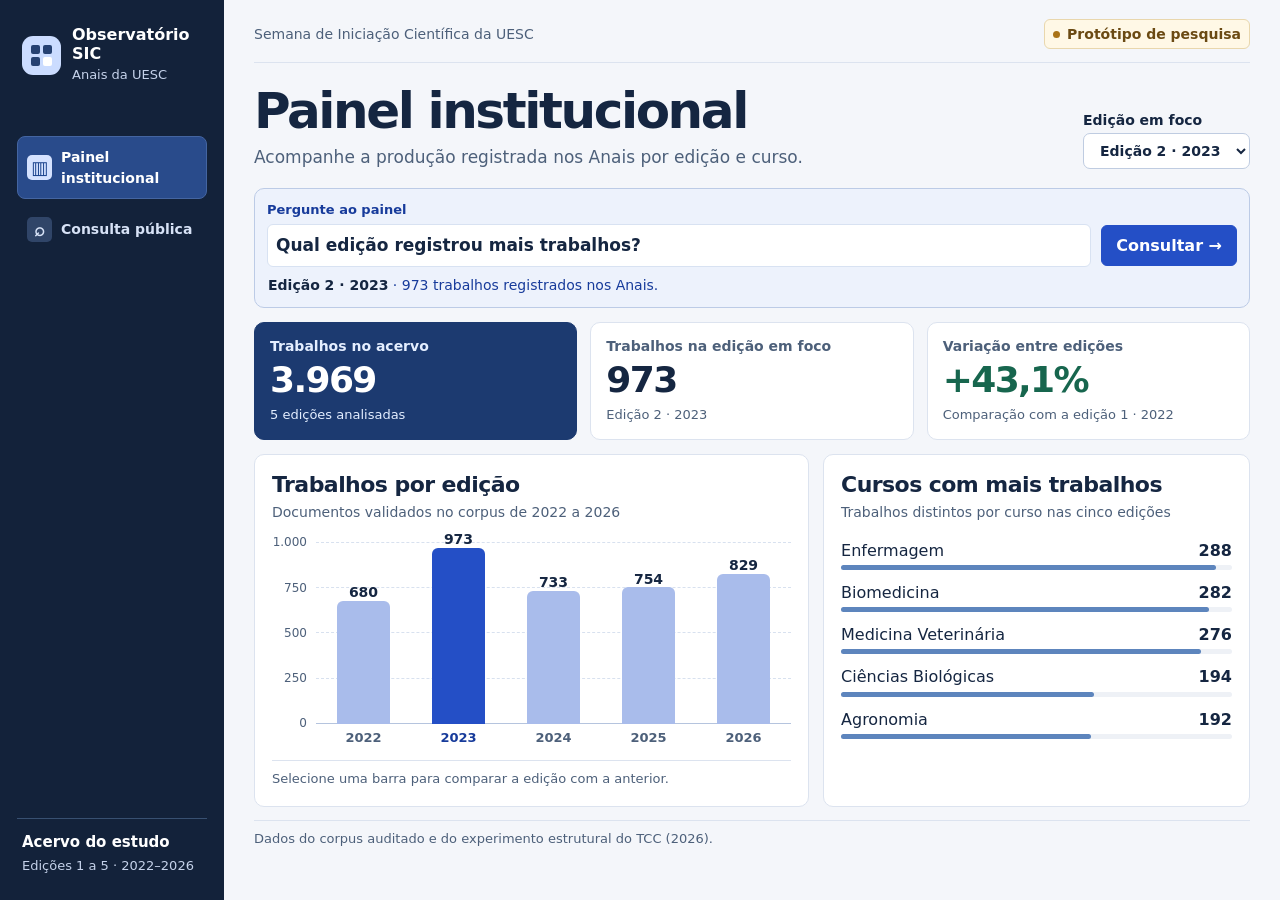
<file: docs/prototipos/observatorio_sic_uesc.html>
<!doctype html>
<html lang="pt-BR">
<head>
  <meta charset="utf-8">
  <meta name="viewport" content="width=device-width, initial-scale=1">
  <title>Observatório SIC/UESC</title>
  <style>
    :root {
      color-scheme: light;
      --ink: #152641;
      --muted: #4d607a;
      --nav: #13223a;
      --paper: #f4f6fa;
      --white: #fff;
      --blue: #244fc6;
      --blue-dark: #173b9b;
      --light-blue: #ebf1ff;
      --border: #dce3ef;
      --teal: #17664e;
      --teal-light: #e8f5ee;
      font: 16px/1.45 "Segoe UI", system-ui, sans-serif;
    }
    *, *::before, *::after { box-sizing: border-box; }
    body { margin: 0; background: var(--paper); color: var(--ink); }
    h1, h2, p, dl, dt, dd, ol, ul { margin: 0; }
    a { color: inherit; }
    [hidden] { display: none !important; }
    button, input, select { font: inherit; }
    button, select { cursor: pointer; }
    :focus-visible { outline: 3px solid #548bfd; outline-offset: 3px; }
    h1 { font-size: clamp(32px, 4.1vw, 50px); line-height: 1.05; font-weight: 750; letter-spacing: -.048em; }
    h2 { font-size: 22px; line-height: 1.18; letter-spacing: -.025em; }
    .shell { display: grid; grid-template-columns: 224px minmax(0,1fr); min-height: 100vh; }
    .rail { display: flex; flex-direction: column; background: var(--nav); color: #fff; padding: 24px 17px 23px; }
    .brand { display: flex; gap: 11px; align-items: center; padding: 1px 5px; }
    .brand-icon { background: #cbdcff; border-radius: 11px; width: 39px; height: 39px; display: grid; grid-template-columns: 1fr 1fr; grid-template-rows: 1fr 1fr; gap: 3px; padding: 9px; flex: 0 0 auto; }
    .brand-icon span { background: #254172; border-radius: 2px; }
    .brand-icon span:last-child { background: #fff; }
    .brand strong { display: block; font-size: 16px; line-height: 1.2; font-weight: 750; }
    .brand small { display: block; margin-top: 3px; color: #c5d2ea; font-size: 13px; }
    .nav { display: grid; gap: 7px; margin-top: 50px; }
    .nav a { color: #d7e2f6; text-decoration: none; font-weight: 600; font-size: 14px; display: flex; align-items: center; gap: 9px; padding: 10px 9px; border: 1px solid transparent; border-radius: 8px; }
    .nav a:hover { background: #233956; }
    .nav a[aria-current="page"] { color: #fff; background: #294b8b; border-color: #4465a1; }
    .nav .nav-icon { display: inline-grid; width: 25px; height: 25px; place-items: center; font-size: 18px; font-weight: 650; border-radius: 5px; background: #304568; flex: 0 0 auto; }
    .nav a[aria-current="page"] .nav-icon { background: #d5e2ff; color: #1b438d; }
    .rail-context { margin-top: auto; border-top: 1px solid #385071; padding: 13px 5px 1px; color: #c5d2ea; font-size: 13px; }
    .rail-context strong { display: block; font-size: 15px; color: #fff; margin-bottom: 3px; }
    .workspace { padding: 19px 30px 18px; max-width: 1460px; width: 100%; margin-inline: auto; }
    .masthead { display: flex; justify-content: space-between; align-items: center; gap: 12px; padding-bottom: 13px; border-bottom: 1px solid var(--border); color: var(--muted); font-size: 14px; }
    .prototype-tag { display: inline-flex; align-items: center; gap: 7px; padding: 4px 8px; border: 1px solid #e9d7ad; background: #fff8e6; color: #6b4a13; border-radius: 6px; font-weight: 650; white-space: nowrap; }
    .prototype-tag::before { content: ""; width: 7px; height: 7px; border-radius: 50%; background: #aa7317; }
    .intro { display: flex; justify-content: space-between; align-items: flex-end; gap: 18px; margin-block: 22px 19px; }
    .intro p { color: var(--muted); margin-top: 7px; font-size: 17px; }
    .field { display: grid; gap: 3px; font-size: 14px; font-weight: 700; }
    select { color: var(--ink); border: 1px solid #bfcce1; border-radius: 7px; background: var(--white); padding: 8px 12px; min-width: 153px; }
    .metrics { display: grid; grid-template-columns: repeat(3, minmax(0,1fr)); gap: 13px; margin-bottom: 14px; }
    .metric { padding: 13px 15px; background: var(--white); border: 1px solid var(--border); border-radius: 10px; }
    .metric dt { font-size: 14px; color: var(--muted); font-weight: 650; }
    .metric dd { font-size: 36px; line-height: 1.08; font-weight: 760; letter-spacing: -.045em; font-variant-numeric: tabular-nums; margin: 4px 0 3px; }
    .metric small { font-size: 13px; color: var(--muted); }
    .metric:first-child { color: #fff; background: #1c3a70; border-color: #1c3a70; }
    .metric:first-child dt, .metric:first-child small { color: #e4eeff; }
    .metric .positive { color: var(--teal); }
    .metric .negative { color: #9b3d30; }
    .dashboard-grid { display: grid; grid-template-columns: 1.3fr minmax(0,1fr); gap: 14px; }
    .card { min-width: 0; background: var(--white); border: 1px solid var(--border); border-radius: 10px; padding: 17px; }
    .card-sub { color: var(--muted); font-size: 14px; margin-top: 4px; }
    .chart { --plot-height: 181px; position: relative; margin-top: 21px; display: grid; grid-template-columns: 44px minmax(0,1fr); }
    .axis { position: relative; height: var(--plot-height); color: var(--muted); font-size: 12px; font-variant-numeric: tabular-nums; }
    .axis span { position: absolute; right: 9px; bottom: calc(var(--tick) * 1%); transform: translateY(50%); }
    .plot { min-width: 0; position: relative; }
    .gridlines { position: absolute; width: 100%; height: var(--plot-height); pointer-events: none; }
    .gridlines span { border-top: 1px dashed #d8e1ef; position: absolute; bottom: calc(var(--tick) * 1%); width: 100%; }
    .gridlines span:first-child { border-top-style: solid; border-color: #b5c4de; }
    .bar-columns { position: relative; display: grid; grid-template-columns: repeat(5,minmax(0,1fr)); }
    .column { display: grid; grid-template-rows: var(--plot-height) auto; min-width: 0; text-align: center; padding: 0; background: transparent; border: 0; color: var(--ink); }
    .column .bar { align-self: end; justify-self: center; width: clamp(21px, 4.2vw, 55px); height: calc(var(--value) * 0.1%); background: #a9bceb; border-radius: 6px 6px 0 0; position: relative; }
    .column .bar strong { position: absolute; bottom: calc(100% + 1px); width: 100%; left: 0; font-size: 14px; line-height: 1.05; }
    .column .year { color: var(--muted); font-size: 13px; font-weight: 650; margin-top: 5px; }
    .column[aria-pressed="true"] .bar { background: var(--blue); }
    .column[aria-pressed="true"] .year { color: var(--blue-dark); }
    .column:hover .bar { background: #6185e0; }
    .chart-note { border-top: 1px solid var(--border); margin-top: 12px; padding-top: 9px; font-size: 13px; color: var(--muted); }
    .chart-note strong { color: var(--ink); }
    .course-list { list-style: none; padding: 0; display: grid; gap: 11px; margin-top: 17px; }
    .course-list li { display: grid; grid-template-columns: minmax(0,1fr) 39px; gap: 3px 9px; align-items: center; }
    .course-list strong { text-align: right; font-variant-numeric: tabular-nums; }
    .course-list .microtrack { height: 5px; grid-column: 1/-1; background: #eef1f6; border-radius: 5px; }
    .microtrack i { display: block; height: 5px; border-radius: 5px; width: calc(var(--value) / 3 * 1%); background: #5d85bd; }
    .footer { margin-top: 13px; border-top: 1px solid var(--border); padding-top: 9px; color: var(--muted); font-size: 13px; }
    .search { padding: 12px; background: var(--white); border: 1px solid #bccbe6; border-radius: 10px; }
    .panel-search { margin-bottom: 14px; background: #edf2fc; }
    .panel-search label { font-size: 15px; }
    .panel-reply { color: var(--blue-dark); font-size: 14px; margin: 8px 1px 0; }
    .panel-reply strong { color: var(--ink); }
    .search label { display: block; font-size: 13px; font-weight: 700; color: var(--blue-dark); }
    .search-row { display: grid; grid-template-columns: minmax(0,1fr) auto; align-items: center; gap: 10px; margin-top: 4px; }
    .search input { width: 100%; font-weight: 550; color: var(--ink); font-size: 17px; padding: 8px; border: 1px solid #d8e2f2; border-radius: 6px; }
    .primary { padding: 8px 14px; background: var(--blue); color: #fff; border: 1px solid var(--blue); border-radius: 6px; font-weight: 700; }
    .primary:hover { background: var(--blue-dark); }
    .examples { display: flex; align-items: center; flex-wrap: wrap; gap: 6px; margin: 9px 0 13px; color: var(--muted); font-size: 13px; }
    .example { padding: 4px 8px; border-radius: 5px; border: 1px solid #cedaf2; color: var(--blue-dark); background: #fff; font-size: 13px; font-weight: 650; }
    .example[aria-pressed="true"], .example:hover { background: var(--light-blue); }
    .answer-grid { display: grid; grid-template-columns: 1.19fr minmax(0,1fr); gap: 14px; align-items: stretch; }
    .panel-title { display: flex; align-items: center; justify-content: space-between; gap: 7px; }
    .label { display: inline-flex; padding: 3px 6px; font-size: 12px; line-height: 1.4; font-weight: 700; border-radius: 5px; color: var(--teal); background: var(--teal-light); }
    .answer-lead { margin-top: 11px; font-size: 16px; color: var(--muted); }
    .result-list { margin-top: 9px; list-style: none; padding: 0; }
    .result-list li { display: grid; grid-template-columns: minmax(0,1fr) auto; align-items: center; padding: 8px 0; gap: 8px; }
    .result-list li + li { border-top: 1px solid var(--border); }
    .result-list strong { display: block; font-size: 15px; line-height: 1.2; }
    .result-list small, .source-option small { display: block; color: var(--muted); margin-top: 2px; font-size: 13px; }
    .citation { display: inline-grid; place-items: center; min-width: 29px; min-height: 25px; padding: 2px 4px; border-radius: 5px; background: var(--light-blue); border: 1px solid #c7d6fa; color: var(--blue-dark); font-size: 12px; font-weight: 750; }
    button.citation:hover { background: #d9e6ff; }
    .route { background: #f1f5fd; color: var(--muted); padding: 8px 10px; border-radius: 6px; font-size: 13px; margin-top: 8px; }
    .route strong { color: var(--ink); }
    .route-flow { display: flex; align-items: center; flex-wrap: wrap; gap: 5px; margin-top: 5px; }
    .route-flow span:not(.route-arrow) { color: var(--blue-dark); padding: 2px 6px; font-weight: 650; border: 1px solid #c4d3f2; border-radius: 4px; background: #fff; }
    .source-options { display: grid; gap: 5px; margin-top: 9px; }
    .source-option { width: 100%; display: grid; grid-template-columns: 29px minmax(0,1fr); gap: 7px; text-align: left; align-items: start; border: 1px solid var(--border); border-radius: 6px; color: var(--ink); background: #fff; padding: 6px 7px; font-size: 14px; line-height: 1.25; }
    .source-option[aria-pressed="true"] { background: var(--light-blue); border-color: #97afe7; }
    .source-option[aria-pressed="true"] .citation { background: var(--blue); color: #fff; border-color: var(--blue); }
    .source-detail { border-top: 1px solid var(--border); padding-top: 7px; margin-top: 9px; display: grid; grid-template-columns: 1fr auto; gap: 4px 10px; font-size: 13px; }
    .source-detail dt { color: var(--muted); }
    .source-detail dd { font-weight: 650; }
    .feedback { padding: 7px 10px; border-radius: 6px; background: #fff4d8; color: #664617; font-size: 14px; margin: 0 0 10px; }
    @media (min-width: 1480px) { .workspace { padding-inline: 38px; } }
    @media (max-width: 930px) {
      .shell { grid-template-columns: 172px minmax(0,1fr); }
      .rail { padding-inline: 11px; }
      .workspace { padding-inline: 16px; }
      .dashboard-grid, .answer-grid { grid-template-columns: 1fr; }
    }
    @media (max-width: 650px) {
      .shell { display: block; }
      .rail { padding: 10px 12px; gap: 9px; }
      .nav { display: flex; margin-top: 0; flex-wrap: wrap; }
      .nav .nav-icon, .rail-context { display: none; }
      .nav a { padding: 5px 7px; }
      .workspace { padding: 12px; }
      .masthead { align-items: flex-start; }
      .intro { flex-wrap: wrap; }
      .metrics { gap: 6px; }
      .metric { padding: 8px; }
      .metric dt, .metric small { font-size: 12px; }
      .metric dd { font-size: 25px; }
      .search-row { grid-template-columns: 1fr; }
      .primary { justify-self: start; }
    }
  </style>
</head>
<body>
  <div class="shell">
    <aside class="rail">
      <div class="brand">
        <div class="brand-icon" aria-hidden="true"><span></span><span></span><span></span><span></span></div>
        <div><strong>Observatório SIC</strong><small>Anais da UESC</small></div>
      </div>
      <nav class="nav" aria-label="Áreas do protótipo">
        <a href="?tela=painel" data-screen="painel"><span class="nav-icon" aria-hidden="true">▥</span>Painel institucional</a>
        <a href="?tela=consulta" data-screen="consulta"><span class="nav-icon" aria-hidden="true">⌕</span>Consulta pública</a>
      </nav>
      <div class="rail-context"><strong>Acervo do estudo</strong>Edições 1 a 5 · 2022–2026</div>
    </aside>

    <main class="workspace">
      <div class="masthead"><span>Semana de Iniciação Científica da UESC</span><span class="prototype-tag">Protótipo de pesquisa</span></div>

      <article id="painel" aria-labelledby="dashboard-title">
        <header class="intro">
          <div><h1 id="dashboard-title">Painel institucional</h1><p>Acompanhe a produção registrada nos Anais por edição e curso.</p></div>
          <label class="field" for="edition-select">Edição em foco
            <select id="edition-select" aria-controls="edition-kpis">
              <option value="0">Edição 1 · 2022</option>
              <option value="1" selected>Edição 2 · 2023</option>
              <option value="2">Edição 3 · 2024</option>
              <option value="3">Edição 4 · 2025</option>
              <option value="4">Edição 5 · 2026</option>
            </select>
          </label>
        </header>
        <form class="search panel-search" id="panel-query-form">
          <label for="panel-query">Pergunte ao painel</label>
          <div class="search-row">
            <input id="panel-query" name="pergunta" type="text" required autocomplete="off" value="Qual edição registrou mais trabalhos?">
            <button class="primary" type="submit">Consultar <span aria-hidden="true">→</span></button>
          </div>
          <p class="panel-reply" id="panel-reply" role="status"></p>
        </form>
        <dl class="metrics" id="edition-kpis" aria-live="polite">
          <div class="metric"><dt>Trabalhos no acervo</dt><dd>3.969</dd><small>5 edições analisadas</small></div>
          <div class="metric"><dt>Trabalhos na edição em foco</dt><dd id="edition-count">973</dd><small id="edition-note">Edição 2 · 2023</small></div>
          <div class="metric"><dt>Variação entre edições</dt><dd id="edition-change" class="positive">+43,1%</dd><small id="change-note">Comparação com a edição 1 · 2022</small></div>
        </dl>
        <div class="dashboard-grid">
          <section class="card" aria-labelledby="chart-title">
            <h2 id="chart-title">Trabalhos por edição</h2>
            <p class="card-sub">Documentos validados no corpus de 2022 a 2026</p>
            <div class="chart">
              <div class="axis" aria-hidden="true"><span style="--tick:0">0</span><span style="--tick:25">250</span><span style="--tick:50">500</span><span style="--tick:75">750</span><span style="--tick:100">1.000</span></div>
              <div class="plot">
                <div class="gridlines" aria-hidden="true"><span style="--tick:0"></span><span style="--tick:25"></span><span style="--tick:50"></span><span style="--tick:75"></span><span style="--tick:100"></span></div>
                <div class="bar-columns" id="edition-bars" aria-label="Escolher edição no gráfico"></div>
              </div>
            </div>
            <p class="chart-note">Selecione uma barra para comparar a edição com a anterior.</p>
          </section>
          <section class="card" aria-labelledby="course-title">
            <h2 id="course-title">Cursos com mais trabalhos</h2>
            <p class="card-sub">Trabalhos distintos por curso nas cinco edições</p>
            <ol class="course-list">
              <li><span>Enfermagem</span><strong>288</strong><span class="microtrack" aria-hidden="true"><i style="--value:288"></i></span></li>
              <li><span>Biomedicina</span><strong>282</strong><span class="microtrack" aria-hidden="true"><i style="--value:282"></i></span></li>
              <li><span>Medicina Veterinária</span><strong>276</strong><span class="microtrack" aria-hidden="true"><i style="--value:276"></i></span></li>
              <li><span>Ciências Biológicas</span><strong>194</strong><span class="microtrack" aria-hidden="true"><i style="--value:194"></i></span></li>
              <li><span>Agronomia</span><strong>192</strong><span class="microtrack" aria-hidden="true"><i style="--value:192"></i></span></li>
            </ol>
          </section>
        </div>
        <footer class="footer">Dados do corpus auditado e do experimento estrutural do TCC (2026).</footer>
      </article>

      <article id="consulta" aria-labelledby="consult-title" hidden>
        <header class="intro">
          <div><h1 id="consult-title">Consulte os Anais</h1><p>Pergunte em linguagem natural e confira os registros que sustentam a resposta.</p></div>
        </header>
        <form class="search" id="query-form">
          <label for="query">Sua pergunta ao acervo</label>
          <div class="search-row">
            <input id="query" name="pergunta" type="text" required autocomplete="off">
            <button class="primary" type="submit">Consultar <span aria-hidden="true">→</span></button>
          </div>
        </form>
        <div class="examples" id="examples"><span>Experimente</span></div>
        <p class="feedback" id="feedback" role="status" hidden></p>
        <div class="answer-grid">
          <section class="card" aria-labelledby="answer-title">
            <div class="panel-title"><h2 id="answer-title">Resposta do acervo</h2><span class="label">Consulta ao grafo</span></div>
            <div id="answer" aria-live="polite"></div>
          </section>
          <aside class="card" aria-labelledby="sources-title" id="sources"></aside>
        </div>
        <footer class="footer">Exemplos do experimento estrutural do TCC com os Anais da SIC/UESC (2026).</footer>
      </article>
    </main>
  </div>
  <script>
    const byId = id => document.getElementById(id);
    const screen = new URLSearchParams(location.search).get('tela') === 'consulta' ? 'consulta' : 'painel';
    document.querySelector('[data-screen="' + screen + '"]').setAttribute('aria-current', 'page');
    byId('painel').hidden = screen !== 'painel';
    byId('consulta').hidden = screen !== 'consulta';

    const editions = [
      { year: 2022, count: 680 }, { year: 2023, count: 973 }, { year: 2024, count: 733 },
      { year: 2025, count: 754 }, { year: 2026, count: 829 }
    ];
    const integer = new Intl.NumberFormat('pt-BR');
    const percentage = new Intl.NumberFormat('pt-BR', { style: 'percent', maximumFractionDigits: 1, minimumFractionDigits: 1, signDisplay: 'exceptZero' });
    const editionText = index => 'Edição ' + (index + 1) + ' · ' + editions[index].year;
    const normalize = value => value.normalize('NFD').replace(/\p{M}/gu, '').toLowerCase().replace(/[^a-z0-9 ]/g, ' ').replace(/\s+/g, ' ').trim();
    const editionSelect = byId('edition-select');
    const editionBars = byId('edition-bars');
    editionBars.innerHTML = editions.map((edition, index) =>
      '<button type="button" class="column" data-edition="' + index + '" aria-label="' + editionText(index) +
      ', ' + integer.format(edition.count) + ' trabalhos"><span class="bar" style="--value:' + edition.count +
      '"><strong>' + edition.count + '</strong></span><span class="year">' + edition.year + '</span></button>'
    ).join('');

    function focusEdition(index) {
      const edition = editions[index];
      const previous = editions[index - 1];
      const change = previous ? (edition.count - previous.count) / previous.count : null;
      editionSelect.value = index;
      byId('edition-count').textContent = integer.format(edition.count);
      byId('edition-note').textContent = editionText(index);
      byId('edition-change').textContent = previous ? percentage.format(change) : '—';
      byId('edition-change').classList.toggle('positive', change > 0);
      byId('edition-change').classList.toggle('negative', change < 0);
      byId('change-note').textContent = previous ? 'Comparação com a ' + editionText(index - 1).toLowerCase() : 'Primeira edição do recorte';
      for (const bar of editionBars.querySelectorAll('button')) {
        bar.setAttribute('aria-pressed', String(Number(bar.dataset.edition) === index));
      }
    }
    editionSelect.addEventListener('change', () => focusEdition(Number(editionSelect.value)));
    editionBars.addEventListener('click', event => {
      const bar = event.target.closest('[data-edition]');
      if (bar) focusEdition(Number(bar.dataset.edition));
    });
    const panelQuery = byId('panel-query');
    const panelReply = byId('panel-reply');

    function consultPanel() {
      const question = normalize(panelQuery.value);
      const year = question.match(/\b(20\d{2})\b/);
      const number = question.match(/\bedicao ([1-5])\b|\b([1-5])a? edicao\b/);
      const asksCount = /\b(quantos|quantidade|total)\b/.test(question) && /\btrabalhos\b/.test(question);
      const asksEdition = /\bedicao\b/.test(question) && /\btrabalhos\b/.test(question);
      let index = -1;
      if (asksCount && year) {
        index = editions.findIndex(edition => edition.year === Number(year[1]));
      } else if (asksCount && number) {
        index = Number(number[1] || number[2]) - 1;
      } else if (asksEdition && /\b(mais|maior)\b/.test(question)) {
        index = editions.indexOf(editions.reduce((best, edition) => edition.count > best.count ? edition : best));
      } else if (asksEdition && /\b(menos|menor)\b/.test(question)) {
        index = editions.indexOf(editions.reduce((least, edition) => edition.count < least.count ? edition : least));
      }
      if (index >= 0) {
        focusEdition(index);
        panelReply.innerHTML = '<strong>' + editionText(index) + '</strong> · ' +
          integer.format(editions[index].count) + ' trabalhos registrados nos Anais.';
      } else {
        panelReply.textContent = 'Tente perguntar “Qual edição teve mais trabalhos?” ou “Quantos trabalhos houve em 2026?”.';
      }
    }
    byId('panel-query-form').addEventListener('submit', event => {
      event.preventDefault();
      consultPanel();
    });
    consultPanel();

    const examples = {
      autor: {
        label: 'Trabalhos por autor',
        question: 'Quais foram os trabalhos apresentados por Breno Gonçalves Piropo?',
        lead: 'O acervo registra <strong>2 trabalhos</strong> apresentados por Breno Gonçalves Piropo.',
        route: 'Autor → trabalhos → edições',
        works: [
          { title: 'Radar de Furto e Roubo de Veículos Automotores', edition: 3, person: 'Breno Gonçalves Piropo' },
          { title: 'ConectCacau', edition: 4, person: 'Breno Gonçalves Piropo' }
        ]
      },
      curso: {
        label: 'Trabalhos por curso',
        question: 'Quais trabalhos estão relacionados ao curso de Ciência da Computação?',
        lead: '<strong>124 trabalhos distintos</strong> estão associados a Ciência da Computação. Abaixo, dois exemplos.',
        route: 'Curso → trabalhos associados',
        works: [
          { title: 'Gestão inteligente de água', edition: 0, person: 'Alessandro Conceição Santos' },
          { title: 'Desenvolvimento de plataforma digital para coleta de dados do cultivo do cacau', edition: 0, person: 'Christian Menezes Oliveira' }
        ]
      },
      edicao: {
        label: 'Contagem por edição',
        question: 'Quantos trabalhos foram apresentados em cada edição da SIC/UESC?',
        lead: '<strong>3.969 trabalhos</strong> foram identificados nas cinco edições auditadas.',
        route: 'Edições → contagem de trabalhos'
      }
    };

    const query = byId('query');
    const exampleButtons = byId('examples');
    const answer = byId('answer');
    const sources = byId('sources');
    const feedback = byId('feedback');
    let current = examples.autor;
    exampleButtons.insertAdjacentHTML('beforeend', Object.entries(examples).map(([key, example]) =>
      '<button type="button" class="example" data-example="' + key + '">' + example.label + '</button>'
    ).join(''));

    function showSource(index) {
      const work = current.works[index];
      for (const option of sources.querySelectorAll('button')) {
        option.setAttribute('aria-pressed', String(Number(option.dataset.source) === index));
      }
      byId('source-detail').innerHTML =
        '<div><dt>Participante · F' + (index + 1) + '</dt><dd>' + work.person +
        '</dd></div><div><dt>Edição</dt><dd>' + editionText(work.edition) + '</dd></div>';
    }

    function showExample(key) {
      current = examples[key];
      query.value = current.question;
      feedback.hidden = true;
      answer.closest('section').hidden = false;
      sources.hidden = false;
      for (const example of exampleButtons.querySelectorAll('button')) {
        example.setAttribute('aria-pressed', String(example.dataset.example === key));
      }
      const items = current.works ? current.works.map((work, index) =>
        '<li><div><strong>' + work.title + '</strong><small>' + editionText(work.edition) +
        '</small></div><button type="button" class="citation" data-source="' + index + '" aria-label="Ver fonte ' +
        (index + 1) + '">F' + (index + 1) + '</button></li>'
      ) : editions.map((edition, index) =>
        '<li><strong>' + editionText(index) + '</strong><span>' + edition.count + '</span></li>'
      );
      const route = current.route.split(' → ').map(step => '<span>' + step + '</span>')
        .join('<span class="route-arrow">→</span>');
      answer.innerHTML = '<p class="answer-lead">' + current.lead + '</p><ol class="result-list">' +
        items.join('') + '</ol><div class="route"><strong>Como o acervo foi consultado</strong>' +
        '<div class="route-flow">' + route + '</div></div>';
      if (current.works) {
        sources.innerHTML = '<h2 id="sources-title">Fontes da resposta</h2><p class="card-sub">Selecione uma fonte para ver o registro nos Anais.</p><div class="source-options">' +
          current.works.map((work, index) =>
            '<button type="button" class="source-option" data-source="' + index + '"><span class="citation">F' +
            (index + 1) + '</span><span><strong>' + work.title + '</strong><small>Anais SIC/UESC · ' +
            (work.edition + 1) + 'ª edição</small></span></button>'
          ).join('') + '</div><dl class="source-detail" id="source-detail" aria-live="polite"></dl>';
        showSource(0);
      } else {
        sources.innerHTML = '<h2 id="sources-title">Base da contagem</h2><p class="card-sub">Corpus auditado dos Anais da SIC/UESC.</p><dl class="source-detail"><div><dt>Recorte analisado</dt><dd>2022–2026</dd></div><div><dt>Documentos válidos</dt><dd>3.969</dd></div></dl>';
      }
    }
    exampleButtons.addEventListener('click', event => {
      const example = event.target.closest('[data-example]');
      if (example) showExample(example.dataset.example);
    });
    byId('query-form').addEventListener('submit', event => {
      event.preventDefault();
      const entered = normalize(query.value);
      const match = Object.keys(examples).find(key => normalize(examples[key].question) === entered);
      if (match) {
        showExample(match);
      } else {
        feedback.textContent = 'Este protótipo usa três exemplos do experimento. Selecione uma das consultas acima.';
        feedback.hidden = false;
        answer.closest('section').hidden = true;
        sources.hidden = true;
      }
    });
    for (const section of [answer, sources]) {
      section.addEventListener('click', event => {
        const source = event.target.closest('button[data-source]');
        if (source) {
          showSource(Number(source.dataset.source));
          if (section === answer) sources.querySelector('[aria-pressed="true"]').focus({ preventScroll: true });
        }
      });
    }
    showExample('autor');
  </script>
</body>
</html>
</file>
